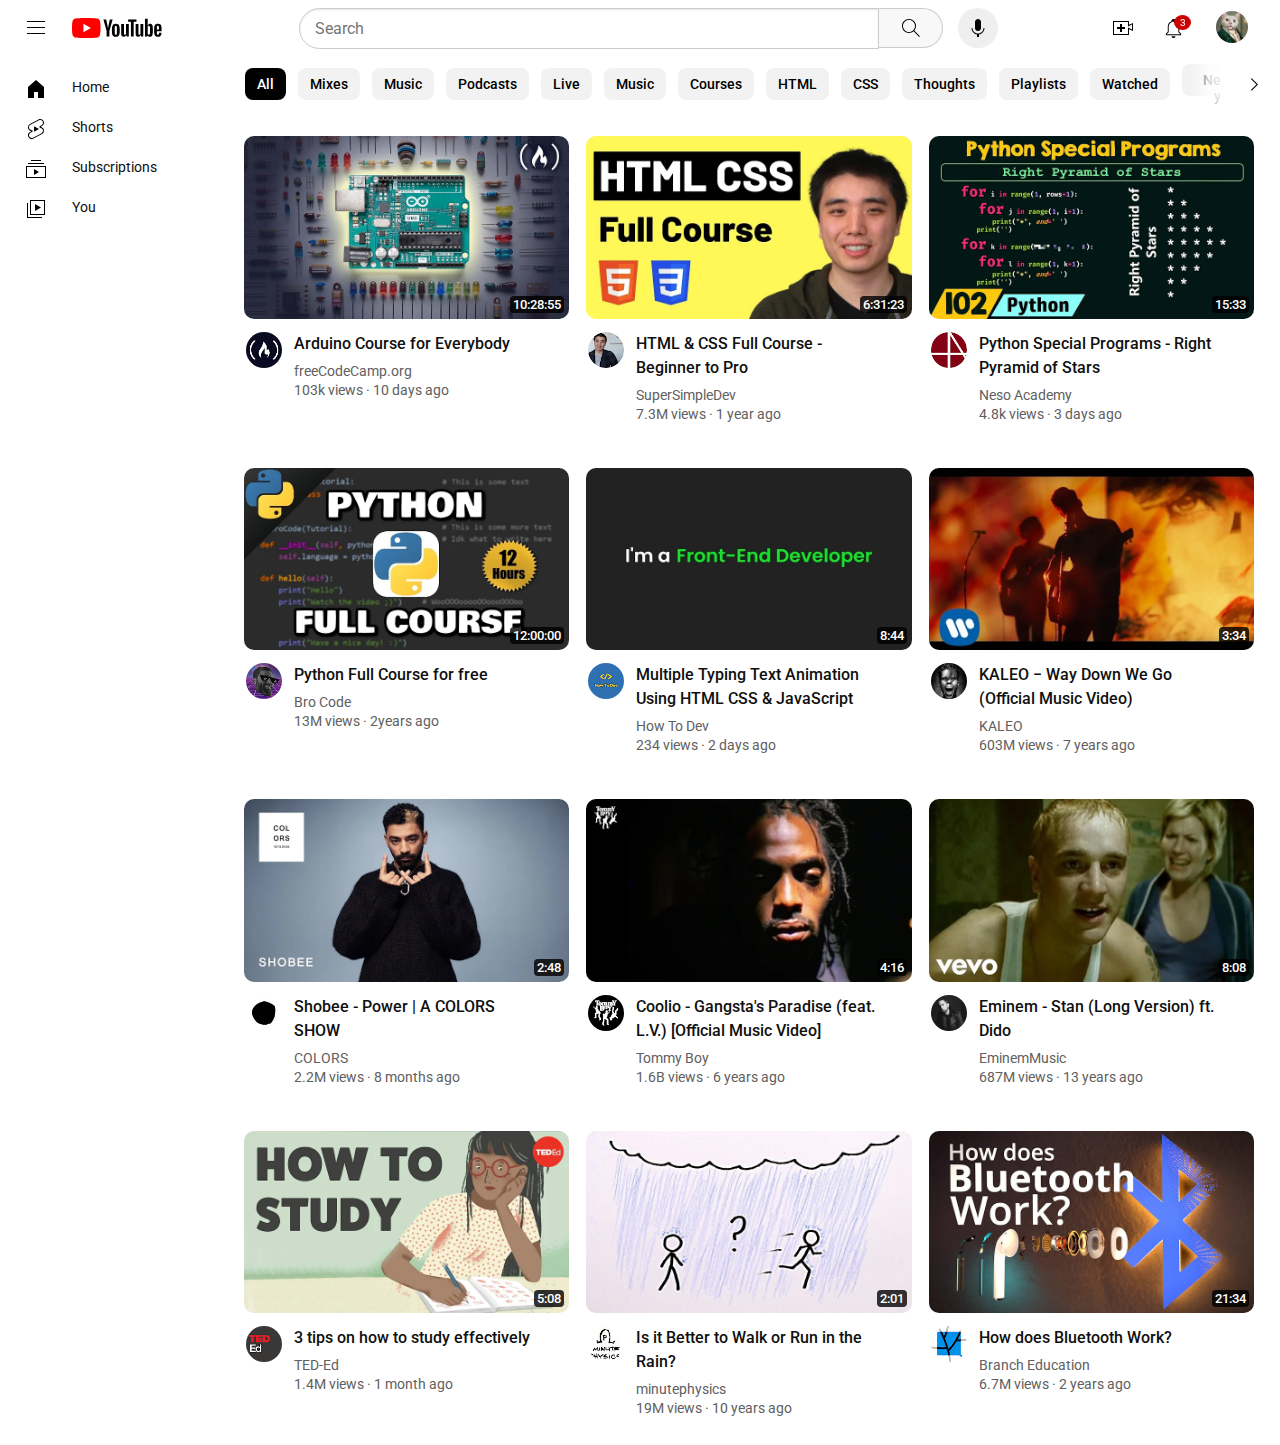
<file: youtube/index.html>
<!DOCTYPE HTML>
<html>
    <head>
        <title>YouTube</title>
        <meta charset="UTF-8">
        <meta name="author" content="Abdelhak Douiba">
        <link rel="preconnect" href="https://fonts.googleapis.com">
        <link rel="preconnect" href="https://fonts.gstatic.com" crossorigin>
        <link href="https://fonts.googleapis.com/css2?family=Roboto:wght@400;500;700&display=swap" rel="stylesheet">
        <link rel="stylesheet" type="text/css" href="content.css">
        <link rel="stylesheet" type="text/css" href="header.css">
        <link rel="stylesheet" type="text/css" href="sidebar.css">
        <link rel="stylesheet" type="text/css" href="general.css">
        <link rel="stylesheet" type="text/css" href="navbar.css">
        <link rel="shortcut icon" href="./icons/favicon.ico" type="image/x-icon">
        <link rel="icon" href="./icons/favicon_144x144.png" sizes="144x144">
        <link rel="icon" href="./icons/favicon_96x96.png" sizes="96x96">
        <link rel="icon" href="./icons/favicon_48x48.png" sizes="48x48">
        <link rel="icon" href="./icons/favicon_32x32.png" sizes="32x32">
    </head>
    <body>
        <header>
            <div class="logo-section">
                <button class="hamburger-menu-button">
                    <img class="hamburger-menu" src="./header/hamburger-menu.svg">
                </button>
                <img class="youtube-logo" src="./header/youtube-logo.svg">
            </div>
            <div class="search-section">
                <div class="search-bar-div">
                    <input class="search-bar" type="text" placeholder="Search">
                </div>
                <div class="search-button-div">
                    <button class="search-button"><img class="search-img" src="./header/search.svg" alt="search"></button>
                    <div class="tooltip">
                        <p>Search</p>
                    </div>
                </div>
                <div class="voice-button-div">
                    <button class="voice-button"><img class="voice-img" src="./header/voice-search-icon.svg" alt="voice"></button>
                    <div class="tooltip">
                        <p>Search with your voice</p>
                    </div>
                </div>
            </div>
            <div class="tools-section">
                <div class="upload-button-div">
                    <button class="upload-button">
                        <img class="upload-img" src="./header/upload.svg" alt="upload">
                    </button>
                    <div class="tooltip">
                        <p>Create</p>
                    </div>
                </div>
                <div class="notifications-button-div">
                    <button class="notifications-button">
                        <div class="notif-number">
                            <p class="notif-number-text">3</p>
                        </div>
                        <img class="notifications-img" src="./header/notifications.svg" alt="notifications">
                    </button>
                    <div class="tooltip">
                        <p>Notifications</p>
                    </div>
                </div>
                <div>
                    <img class="current-user-profile-img" src="./channel-profile/profile.jpg" alt="profile">
                </div>
            </div>
        </header>
        <aside>
            <div class="sidebar-box">
                <div class="img-div-sidebar">
                    <img class="img-sidebar" src="./sidebar/home.svg" alt="home">
                </div>
                <div class="img-description-div-sidebar" title="Home selected-sidebar">
                    <p class="img-description-text-sidebar">Home</p>
                </div>
            </div>
            <div class="sidebar-box">
                <div class="img-div-sidebar">
                    <img class="img-sidebar" src="./sidebar/shorts2.svg" alt="Shorts">
                </div>
                <div class="img-description-div-sidebar" title="Shorts">
                    <p class="img-description-text-sidebar">Shorts</p>
                </div>
            </div>
            <div class="sidebar-box">
                <div class="img-div-sidebar">
                    <img class="img-sidebar" src="./sidebar/subscriptions.svg" alt="subscriptions">
                </div>
                <div class="img-description-div-sidebar" title="Subscriptions">
                    <p class="img-description-text-sidebar">Subscriptions</p>
                </div>
            </div>
            <div class="sidebar-box">
                <div class="img-div-sidebar">
                    <img class="img-sidebar" src="./sidebar/you.svg" alt="library">
                </div>
                <div class="img-description-div-sidebar" title="You">
                    <p class="img-description-text-sidebar">You</p>
                </div>
            </div>
        </aside>
        <nav>
            <div class="nav-button-div" title="All">
                <button class="nav-button-selected">All</button>
            </div>
            <div class="nav-button-div" title="Mixes">
                <button class="nav-button">Mixes</button>
            </div>
            <div class="nav-button-div" title="Music">
                <button class="nav-button">Music</button>
            </div>
            <div class="nav-button-div" title="Podcasts">
                <button class="nav-button">Podcasts</button>
            </div>
            <div class="nav-button-div" title="Live">
                <button class="nav-button">Live</button>
            </div>
            <div class="nav-button-div" title="Music">
                <button class="nav-button">Music</button>
            </div>
            <div class="nav-button-div" title="Courses">
                <button class="nav-button">Courses</button>
            </div>
            <div class="nav-button-div" title="HTML">
                <button class="nav-button">HTML</button>
            </div>
            <div class="nav-button-div" title="CSS">
                <button class="nav-button">CSS</button>
            </div>
            <div class="nav-button-div" title="Thoughts">
                <button class="nav-button">Thoughts</button>
            </div>
            <div class="nav-button-div" title="Playlists">
                <button class="nav-button">Playlists</button>
            </div>
            <div class="nav-button-div" title="Watched">
                <button class="nav-button">Watched</button>
            </div>
            <div class="nav-button-div" title="New to you">
                <button class="nav-button">New to you</button>
            </div>
            <div class="next-item"> 
                <button class="next-button">
                    <img class="next-img" src="./sidebar/next.svg" alt="next">
                </button>
            </div>
        </nav>
        <main>
                <section class="videos-grid">
                    <div class="video-container-1">
                        <div class="thumb-row-1">
                            <a href="https://www.youtube.com/watch?v=DPqiIzK97K0">
                                <div class="video-time">
                                    <p class="video-time-text">10:28:55</p>
                                </div>
                            </a>
                            <a href="https://www.youtube.com/watch?v=DPqiIzK97K0">
                                <img class="thumbnail-img" src="thumb/thumbnail-1.webp">
                            </a>
                        </div>
                        <div class="thumb-row-2-grid">
                            <div class="profile-container">
                                <a href="https://www.youtube.com/@freecodecamp">
                                    <img class="channel-profile" src="channel-profile/channel-1.jpg">
                                </a>
                                <div class="channel-preview">
                                    <div class="channel-preview-1">
                                        <img class="channel-profile-preview" src="channel-profile/channel-1.jpg">
                                    </div>
                                    <div class="channel-preview-2">
                                        <p class="channel-preview-text-1">freeCodeCamp.org</p>
                                        <p class="channel-preview-text-2">8.63M subscribers</p>
                                    </div>
                                </div>
                            </div>
                            <div class="info-container">
                                <a href="https://www.youtube.com/watch?v=DPqiIzK97K0" title="Arduino Course for Everybody">
                                    <p class="video-title">Arduino Course for Everybody</p>
                                </a>
                                <div class="author-div">
                                    <a href="https://www.youtube.com/@freecodecamp" class="author-link">
                                        <p class="video-author">freeCodeCamp.org</p>
                                        <div class="author-preview">
                                            <p class="author-preview-text">freeCodeCamp.org</p>
                                        </div>
                                    </a>
                                </div>
                                <a href="https://www.youtube.com/watch?v=DPqiIzK97K0" title="103k views &#183; 10 days ago">
                                    <p class="video-info">103k views &#183; 10 days ago</p>
                                </a>
                            </div>
                            <div class="points-div">
                                <button class="points-button">
                                    <img src="./other/points.svg" alt="points">
                                </button>
                            </div>
                        </div>
                    </div>
    
                    <div class="video-container-1">
                        <div class="thumb-row-1">
                            <a href="https://www.youtube.com/watch?v=G3e-cpL7ofc">
                                <div class="video-time">
                                    <p class="video-time-text">6:31:23</p>
                                </div>
                            </a>
                            <a href="https://www.youtube.com/watch?v=G3e-cpL7ofc">
                                <img class="thumbnail-img" src="thumb/thumbnail-2.webp">
                            </a>
                        </div>
                        <div class="thumb-row-2-grid">
                            <div class="profile-container">
                                <a href="https://www.youtube.com/@SuperSimpleDev">
                                    <img class="channel-profile" src="channel-profile/channel-2.jpg">
                                </a>
                                <div class="channel-preview">
                                    <div class="channel-preview-1">
                                        <img class="channel-profile-preview" src="channel-profile/channel-2.jpg">
                                    </div>
                                    <div class="channel-preview-2">
                                        <p class="channel-preview-text-1">SuperSimpleDev</p>
                                        <p class="channel-preview-text-2">327K subscribers</p>
                                    </div>
                                </div>
                            </div>
                            <div class="info-container">
                                <a href="https://www.youtube.com/watch?v=G3e-cpL7ofc" title="HTML & CSS Full Course &dash; Beginner to Pro">
                                    <p class="video-title">HTML & CSS Full Course &dash; Beginner to Pro</p>
                                </a>
                                <div class="author-div">
                                    <a href="https://www.youtube.com/@SuperSimpleDev" class="author-link">
                                        <p class="video-author">SuperSimpleDev</p>
                                        <div class="author-preview">
                                            <p class="author-preview-text">SuperSimpleDev</p>
                                        </div>
                                    </a>
                                </div>
                                <a href="https://www.youtube.com/watch?v=G3e-cpL7ofc" title="7.3M views &#183; 1 year ago">
                                    <p class="video-info">7.3M views &#183; 1 year ago</p>
                                </a>
                            </div>
                            <div class="points-div">
                                <button class="points-button">
                                    <img src="./other/points.svg" alt="points">
                                </button>
                            </div>
                        </div>
                    </div>
    
                    <div class="video-container-1">
                        <div class="thumb-row-1">
                            <a href="https://www.youtube.com/watch?v=zCxtfU4Lu6w">
                                <div class="video-time">
                                    <p class="video-time-text">15:33</p>
                                </div>
                            </a>
                            <a href="https://www.youtube.com/watch?v=zCxtfU4Lu6w">
                                <img class="thumbnail-img" src="thumb/thumbnail-3.webp">
                            </a>
                        </div>
                        <div class="thumb-row-2-grid">
                            <div class="profile-container">
                                <a href="https://www.youtube.com/@nesoacademy">
                                    <img class="channel-profile" src="channel-profile/channel-3.jpg">
                                </a>
                                <div class="channel-preview">
                                    <div class="channel-preview-1">
                                        <img class="channel-profile-preview" src="channel-profile/channel-3.jpg">
                                    </div>
                                    <div class="channel-preview-2">
                                        <p class="channel-preview-text-1">Neso Academy</p>
                                        <p class="channel-preview-text-2">2.33M subscribers</p>
                                    </div>
                                </div>
                            </div>
                            <div class="info-container">
                                <a href="https://www.youtube.com/watch?v=zCxtfU4Lu6w" title="Python Special Programs &dash; Right Pyramid of Stars">
                                    <p class="video-title">Python Special Programs &dash; Right Pyramid of Stars</p>
                                </a>
                                <div class="author-div">
                                    <a href="https://www.youtube.com/@nesoacademy" class="author-link">
                                        <p class="video-author">Neso Academy</p>
                                        <div class="author-preview">
                                            <p class="author-preview-text">Neso Academy</p>
                                        </div>
                                    </a>
                                </div>
                                <a href="https://www.youtube.com/watch?v=zCxtfU4Lu6w" title="4.8k views &#183; 3 days ago">
                                    <p class="video-info">4.8k views &#183; 3 days ago</p>
                                </a>
                            </div>
                            <div class="points-div">
                                <button class="points-button">
                                    <img src="./other/points.svg" alt="points">
                                </button>
                            </div>
                        </div>
                    </div>
    
                    <div class="video-container-1">
                        <div class="thumb-row-1">
                            <a href="https://www.youtube.com/watch?v=XKHEtdqhLK8">
                                <div class="video-time">
                                    <p class="video-time-text">12:00:00</p>
                                </div>
                            </a>
                            <a href="https://www.youtube.com/watch?v=XKHEtdqhLK8">
                                <img class="thumbnail-img" src="thumb/thumbnail-4.webp">
                            </a>
                        </div>
                        <div class="thumb-row-2-grid">
                            <div class="profile-container">
                                <a href="https://www.youtube.com/@BroCodez">
                                    <img class="channel-profile" src="channel-profile/channel-4.jpg">
                                </a>
                                <div class="channel-preview">
                                    <div class="channel-preview-1">
                                        <img class="channel-profile-preview" src="channel-profile/channel-4.jpg">
                                    </div>
                                    <div class="channel-preview-2">
                                        <p class="channel-preview-text-1">Bro Code</p>
                                        <p class="channel-preview-text-2">1.38M subscribers</p>
                                    </div>
                                </div>
                            </div>
                            <div class="info-container">
                                <a href="https://www.youtube.com/watch?v=XKHEtdqhLK8" title="Python Full Course for free">
                                    <p class="video-title">Python Full Course for free</p>
                                </a>
                                <div class="author-div">
                                    <a href="https://www.youtube.com/@howtodevv" class="author-link">
                                        <p class="video-author">Bro Code</p>
                                        <div class="author-preview">
                                            <p class="author-preview-text">Bro Code</p>
                                        </div>
                                    </a>
                                </div>
                                <a href="https://www.youtube.com/watch?v=XKHEtdqhLK8" title="13M views &#183; 2years ago">
                                    <p class="video-info">13M views &#183; 2years ago</p>
                                </a>
                            </div>
                            <div class="points-div">
                                <button class="points-button">
                                    <img src="./other/points.svg" alt="points">
                                </button>
                            </div>
                        </div>
                    </div>
    
                    <div class="video-container-1">
                        <div class="thumb-row-1">
                            <a href="https://www.youtube.com/watch?v=QWZPaMZXZCE">
                                <div class="video-time">
                                    <p class="video-time-text">8:44</p>
                                </div>
                            </a>
                            <a href="https://www.youtube.com/watch?v=QWZPaMZXZCE">
                                <img class="thumbnail-img" src="thumb/thumbnail-5.webp">
                            </a>
                        </div>
                        <div class="thumb-row-2-grid">
                            <div class="profile-container">
                                <a href="https://www.youtube.com/@howtodevv">
                                    <img class="channel-profile" src="channel-profile/channel-5.jpg">
                                </a>
                                <div class="channel-preview">
                                    <div class="channel-preview-1">
                                        <img class="channel-profile-preview" src="channel-profile/channel-5.jpg">
                                    </div>
                                    <div class="channel-preview-2">
                                        <p class="channel-preview-text-1">How To Dev</p>
                                        <p class="channel-preview-text-2">1.36K subscribers</p>
                                    </div>
                                </div>
                            </div>
                            <div class="info-container">
                                <a href="https://www.youtube.com/watch?v=QWZPaMZXZCE" title="Multiple Typing Text Animation Using HTML CSS &amp; JavaScript">
                                    <p class="video-title">Multiple Typing Text Animation Using HTML CSS &amp; JavaScript</p>
                                </a>
                                <div class="author-div">
                                    <a href="https://www.youtube.com/@howtodevv" class="author-link">
                                        <p class="video-author">How To Dev</p>
                                        <div class="author-preview">
                                            <p class="author-preview-text">How To Dev</p>
                                        </div>
                                    </a>
                                </div>
                                <a href="https://www.youtube.com/watch?v=QWZPaMZXZCE" title="234 views &#183; 2 days ago">
                                    <p class="video-info">234 views &#183; 2 days ago</p>
                                </a>
                            </div>
                            <div class="points-div">
                                <button class="points-button">
                                    <img src="./other/points.svg" alt="points">
                                </button>
                            </div>
                        </div>
                    </div>
    
                    <div class="video-container-1">
                        <div class="thumb-row-1">
                            <a href="https://www.youtube.com/watch?v=0-7IHOXkiV8">
                                <div class="video-time">
                                    <p class="video-time-text">3:34</p>
                                </div>
                            </a>
                            <a href="https://www.youtube.com/watch?v=0-7IHOXkiV8">
                                <img class="thumbnail-img" src="thumb/thumbnail-6.webp">
                            </a>
                        </div>
                        <div class="thumb-row-2-grid">
                            <div class="profile-container">
                                <a href="https://www.youtube.com/@Kaleoofficial">
                                    <img class="channel-profile" src="channel-profile/channel-6.jpg">
                                </a>
                                <div class="channel-preview">
                                    <div class="channel-preview-1">
                                        <img class="channel-profile-preview" src="channel-profile/channel-6.jpg">
                                    </div>
                                    <div class="channel-preview-2">
                                        <p class="channel-preview-text-1">KALEO</p>
                                        <p class="channel-preview-text-2">1.87M subscribers</p>
                                    </div>
                                </div>
                            </div>
                            <div class="info-container">
                                <a href="https://www.youtube.com/watch?v=0-7IHOXkiV8" title="KALEO &minus; Way Down We Go &lpar;Official Music Video&rpar;">
                                    <p class="video-title">KALEO &minus; Way Down We Go &lpar;Official Music Video&rpar;</p>
                                </a>
                                <div class="author-div">
                                    <a href="https://www.youtube.com/@Kaleoofficial" class="author-link">
                                        <p class="video-author">KALEO</p>
                                        <div class="author-preview">
                                            <p class="author-preview-text">KALEO</p>
                                        </div>
                                    </a>
                                </div>
                                <a href="https://www.youtube.com/watch?v=0-7IHOXkiV8" title="603M views &#183; 7 years ago">
                                    <p class="video-info">603M views &#183; 7 years ago</p>
                                </a>
                            </div>
                            <div class="points-div">
                                <button class="points-button">
                                    <img src="./other/points.svg" alt="points">
                                </button>
                            </div>
                        </div>
                    </div>
    
                    <div class="video-container-1">
                        <div class="thumb-row-1">
                            <a href="https://www.youtube.com/watch?v=-vpOkAkp5Fw">
                                <div class="video-time">
                                    <p class="video-time-text">2:48</p>
                                </div>
                            </a>
                            <a href="https://www.youtube.com/watch?v=-vpOkAkp5Fw">
                                <img class="thumbnail-img" src="thumb/thumbnail-7.webp">
                            </a>
                        </div>
                        <div class="thumb-row-2-grid">
                            <div class="profile-container">
                                <a href="https://www.youtube.com/@COLORSxSTUDIOS">
                                    <img class="channel-profile" src="channel-profile/channel-7.jpg">
                                </a>
                                <div class="channel-preview">
                                    <div class="channel-preview-1">
                                        <img class="channel-profile-preview" src="channel-profile/channel-7.jpg">
                                    </div>
                                    <div class="channel-preview-2">
                                        <p class="channel-preview-text-1">COLORS</p>
                                        <p class="channel-preview-text-2">7M subscribers</p>
                                    </div>
                                </div>
                            </div>
                            <div class="info-container">
                                <a href="https://www.youtube.com/watch?v=-vpOkAkp5Fw" title="Shobee - Power | A COLORS SHOW">
                                    <p class="video-title">Shobee - Power | A COLORS SHOW</p>
                                </a>
                                <div class="author-div">
                                    <a href="https://www.youtube.com/@COLORSxSTUDIOS" class="author-link">
                                        <p class="video-author">COLORS</p>
                                        <div class="author-preview">
                                            <p class="author-preview-text">COLORS</p>
                                        </div>
                                    </a>
                                </div>
                                <a href="https://www.youtube.com/watch?v=-vpOkAkp5Fw" title="2.2M views &#183; 8 months ago">
                                    <p class="video-info">2.2M views &#183; 8 months ago</p>
                                </a>
                            </div>
                            <div class="points-div">
                                <button class="points-button">
                                    <img src="./other/points.svg" alt="points">
                                </button>
                            </div>
                        </div>
                    </div>
    
                    <div class="video-container-1">
                        <div class="thumb-row-1">
                            <a href="https://www.youtube.com/watch?v=fPO76Jlnz6c">
                                <div class="video-time">
                                    <p class="video-time-text">4:16</p>
                                </div>
                            </a>
                            <a href="https://www.youtube.com/watch?v=fPO76Jlnz6c">
                                <img class="thumbnail-img" src="thumb/thumbnail-8.webp">
                            </a>
                        </div>
                        <div class="thumb-row-2-grid">
                            <div class="profile-container">
                                <a href="https://www.youtube.com/@TommyBoyRecords">
                                    <img class="channel-profile" src="channel-profile/channel-8.jpg">
                                </a>
                                <div class="channel-preview">
                                    <div class="channel-preview-1">
                                        <img class="channel-profile-preview" src="channel-profile/channel-8.jpg">
                                    </div>
                                    <div class="channel-preview-2">
                                        <p class="channel-preview-text-1">Tommy Boy</p>
                                        <p class="channel-preview-text-2">2.71M subscribers</p>
                                    </div>
                                </div>
                            </div>
                            <div class="info-container">
                                <a href="https://www.youtube.com/watch?v=fPO76Jlnz6c" title="Coolio - Gangsta&apos;s Paradise &lpar;feat. L.V.&rpar; &lsqb;Official Music Video&rsqb;">
                                    <p class="video-title">Coolio - Gangsta&apos;s Paradise &lpar;feat. L.V.&rpar; &lsqb;Official Music Video&rsqb;</p>
                                </a>
                                <div class="author-div">
                                    <a href="https://www.youtube.com/@TommyBoyRecords" class="author-link">
                                        <p class="video-author">Tommy Boy</p>
                                        <div class="author-preview">
                                            <p class="author-preview-text">Tommy Boy</p>
                                        </div>
                                    </a>
                                </div>
                                <a href="https://www.youtube.com/watch?v=fPO76Jlnz6c" title="1.6B views &#183; 6 years ago">
                                    <p class="video-info">1.6B views &#183; 6 years ago</p>
                                </a>
                            </div>
                            <div class="points-div">
                                <button class="points-button">
                                    <img src="./other/points.svg" alt="points">
                                </button>
                            </div>
                        </div>
                    </div>
    
                    <div class="video-container-1">
                        <div class="thumb-row-1">
                            <a href="https://www.youtube.com/watch?v=gOMhN-hfMtY">
                                <div class="video-time">
                                    <p class="video-time-text">8:08</p>
                                </div>
                            </a>
                            <a href="https://www.youtube.com/watch?v=gOMhN-hfMtY">
                                <img class="thumbnail-img" src="thumb/thumbnail-9.webp">
                            </a>
                        </div>
                        <div class="thumb-row-2-grid">
                            <div class="profile-container">
                                <a href="https://www.youtube.com/@EminemVEVO">
                                    <img class="channel-profile" src="channel-profile/channel-9.jpg">
                                </a>
                                <div class="channel-preview">
                                    <div class="channel-preview-1">
                                        <img class="channel-profile-preview" src="channel-profile/channel-9.jpg">
                                    </div>
                                    <div class="channel-preview-2">
                                        <p class="channel-preview-text-1">EminemMusic</p>
                                        <p class="channel-preview-text-2">57.9M subscribers</p>
                                    </div>
                                </div>
                            </div>
                            <div class="info-container">
                                <a href="https://www.youtube.com/watch?v=gOMhN-hfMtY" title="Eminem - Stan &lpar;Long Version&rpar; ft. Dido">
                                    <p class="video-title">Eminem - Stan &lpar;Long Version&rpar; ft. Dido</p>
                                </a>
                                <div class="author-div">
                                    <a href="https://www.youtube.com/@EminemVEVO" class="author-link">
                                        <p class="video-author">EminemMusic</p>
                                        <div class="author-preview">
                                            <p class="author-preview-text">EminemMusic</p>
                                        </div>
                                    </a>
                                </div>
                                <a href="https://www.youtube.com/watch?v=gOMhN-hfMtY" title="687M views &#183; 13 years ago">
                                    <p class="video-info">687M views &#183; 13 years ago</p>
                                </a>
                            </div>
                            <div class="points-div">
                                <button class="points-button">
                                    <img src="./other/points.svg" alt="points">
                                </button>
                            </div>
                        </div>
                    </div>
    
                    <div class="video-container-1">
                        <div class="thumb-row-1">
                            <a href="https://www.youtube.com/watch?v=TjPFZaMe2yw">
                                <div class="video-time">
                                    <p class="video-time-text">5:08</p>
                                </div>
                            </a>
                            <a href="https://www.youtube.com/watch?v=TjPFZaMe2yw">
                                <img class="thumbnail-img" src="thumb/thumbnail-10.webp">
                            </a>
                        </div>
                        <div class="thumb-row-2-grid">
                            <div class="profile-container">
                                <a href="https://www.youtube.com/@TEDEd">
                                    <img class="channel-profile" src="channel-profile/channel-10.jpg">
                                </a>
                                <div class="channel-preview">
                                    <div class="channel-preview-1">
                                        <img class="channel-profile-preview" src="channel-profile/channel-10.jpg">
                                    </div>
                                    <div class="channel-preview-2">
                                        <p class="channel-preview-text-1">TED-Ed</p>
                                        <p class="channel-preview-text-2">19.2M subscribers</p>
                                    </div>
                                </div>
                            </div>
                            <div class="info-container">
                                <a href="https://www.youtube.com/watch?v=TjPFZaMe2yw" title="3 tips on how to study effectively<">
                                    <p class="video-title">3 tips on how to study effectively</p>
                                </a>
                                <div class="author-div">
                                    <a href="https://www.youtube.com/@TEDEd" class="author-link">
                                        <p class="video-author">TED-Ed</p>
                                        <div class="author-preview">
                                            <p class="author-preview-text">TED-Ed</p>
                                        </div>
                                    </a>
                                </div>
                                <a href="https://www.youtube.com/watch?v=TjPFZaMe2yw" title="1.4M views &#183; 1 month ago">
                                    <p class="video-info">1.4M views &#183; 1 month ago</p>
                                </a>
                            </div>
                            <div class="points-div">
                                <button class="points-button">
                                    <img src="./other/points.svg" alt="points">
                                </button>
                            </div>
                        </div>
                    </div>
    
                    <div class="video-container-1">
                        <div class="thumb-row-1">
                            <a href="https://www.youtube.com/watch?v=3MqYE2UuN24">
                                <div class="video-time">
                                    <p class="video-time-text">2:01</p>
                                </div>
                            </a>
                            <a href="https://www.youtube.com/watch?v=3MqYE2UuN24">
                                <img class="thumbnail-img" src="thumb/thumbnail-11.webp">
                            </a>
                        </div>
                        <div class="thumb-row-2-grid">
                            <div class="profile-container">
                                <a href="https://www.youtube.com/@MinutePhysics">
                                    <img class="channel-profile" src="channel-profile/channel-11.jpg">
                                </a>
                                <div class="channel-preview">
                                    <div class="channel-preview-1">
                                        <img class="channel-profile-preview" src="channel-profile/channel-11.jpg">
                                    </div>
                                    <div class="channel-preview-2">
                                        <p class="channel-preview-text-1">minutephysics</p>
                                        <p class="channel-preview-text-2">5.7M subscribers</p>
                                    </div>
                                </div>
                            </div>
                            <div class="info-container">
                                <a href="https://www.youtube.com/watch?v=3MqYE2UuN24" title="Is it Better to Walk or Run in the Rain&quest;">
                                    <p class="video-title">Is it Better to Walk or Run in the Rain&quest;</p>
                                </a>
                                <div class="author-div">
                                    <a href="https://www.youtube.com/@MinutePhysics" class="author-link">
                                        <p class="video-author">minutephysics</p>
                                        <div class="author-preview">
                                            <p class="author-preview-text">minutephysics</p>
                                        </div>
                                    </a>
                                </div>
                                <a href="https://www.youtube.com/watch?v=3MqYE2UuN24" title="19M views &#183; 10 years ago">
                                    <p class="video-info">19M views &#183; 10 years ago</p>
                                </a>
                            </div>
                            <div class="points-div">
                                <button class="points-button">
                                    <img src="./other/points.svg" alt="points">
                                </button>
                            </div>
                        </div>
                    </div>
    
                    <div class="video-container-1">
                        <div class="thumb-row-1">
                            <a href="https://www.youtube.com/watch?v=1I1vxu5qIUM">
                                <div class="video-time">
                                    <p class="video-time-text">21:34</p>
                                </div>
                            </a>
                            <a href="https://www.youtube.com/watch?v=1I1vxu5qIUM">
                                <img class="thumbnail-img" src="thumb/thumbnail-12.webp">
                            </a>
                        </div>
                        <div class="thumb-row-2-grid">
                            <div class="profile-container">
                                <a href="https://www.youtube.com/@BranchEducation">
                                    <img class="channel-profile" src="channel-profile/channel-12.jpg">
                                </a>
                                <div class="channel-preview">
                                    <div class="channel-preview-1">
                                        <img class="channel-profile-preview" src="channel-profile/channel-1.jpg">
                                    </div>
                                    <div class="channel-preview-2">
                                        <p class="channel-preview-text-1">Branch Education</p>
                                        <p class="channel-preview-text-2">1.39M subscribers</p>
                                    </div>
                                </div>
                            </div>
                            <div class="info-container">
                                <a href="https://www.youtube.com/watch?v=1I1vxu5qIUM" title="How does Bluetooth Work?">
                                    <p class="video-title">How does Bluetooth Work?</p>
                                </a>
                                <div class="author-div">
                                    <a href="https://www.youtube.com/@BranchEducation" class="author-link">
                                        <p class="video-author">Branch Education</p>
                                        <div class="author-preview">
                                            <p class="author-preview-text">Branch Education</p>
                                        </div>
                                    </a>
                                </div>
                                <a href="https://www.youtube.com/watch?v=1I1vxu5qIUM" title="6.7M views &#183; 2 years ago">
                                    <p class="video-info">6.7M views &#183; 2 years ago</p>
                                </a>
                            </div>
                            <div class="points-div">
                                <button class="points-button">
                                    <img src="./other/points.svg" alt="points">
                                </button>
                            </div>
                        </div>
                    </div>
                </section>
        </main>
    </body>
</html>
</file>
<file: youtube/content.css>
section{
    position: relative;
}
.videos-grid{
    display: grid;
    grid-template-columns: 1fr 1fr 1fr;
    column-gap: 9px;
    row-gap: 37px;
}


@media (max-width: 700px){
    .videos-grid{
        grid-template-columns: 1fr;
    }
} 

@media ((max-width: 1096px) and (min-width: 700px)){
    .videos-grid{
        grid-template-columns: 1fr 1fr;
    }
}

@media ((min-width: 1600px) and (max-width: 1900px)){
    .videos-grid{
        grid-template-columns: 1fr 1fr 1fr 1fr;
    }
}

@media ((min-width: 1900px) and (max-width: 2254px)){
    .videos-grid{
        grid-template-columns: 1fr 1fr 1fr 1fr 1fr;
    }
}

@media ((min-width: 2245px)){
    .videos-grid{
        grid-template-columns: 1fr 1fr 1fr 1fr 1fr 1fr;
    }
}

.thumb-row-1{
    position: relative;
}

.thumbnail-img{
    width: 100%;
    border-radius: 10px;
    cursor: pointer;
    object-fit: cover;
    object-position: center;
    transition: border-radius 400ms;
}
.video-time{
    position: absolute;
    bottom: 9px;
    right: 5px;
    transition: opacity 150ms;
    z-index: 4;
}
.video-time-text{
    background-color: rgba(0, 0, 0, 0.8);
    text-align: center;
    font-size: 13px;
    color: white;
    padding: 1px 3px;
    margin: 0;
    font-weight: 500;
    border-radius: 4px;
}
.thumb-row-2-grid{
    margin-top: 10px;
    display: grid;
    grid-template-columns: 50px 1fr 25px;
}
.profile-container{
    width: 40px;
    display: flex;
    justify-content: center;
    position: relative;
    height: 80px;
}
.channel-profile{
    width: 36px;
    height: 36px;
    border-radius: 100%;
    object-fit: cover;
    object-position: center;
}


.video-title{
    margin-top: 0px;
    font-weight: 500;
    font-size: 16px;
    margin-bottom: 0px;
    line-height: 19px;
}

.points-div{    
    visibility: hidden;
    transition: background-color 150ms;
}
.points-button{
    background-color: white;
    border: none;
    width: 25px;
    display: flex;
    align-items: center;
    justify-content: center;
    cursor: pointer;
    transition: background-color 150ms;
}
.thumb-row-2-grid:hover .points-div{
    visibility: visible;
}

.video-author{
    font-size: 14px;
    color: rgb(96, 96, 96);
    margin-bottom: 0px;
    margin-top: 7px;
}
.video-info{
    color: rgb(96, 96, 96);
    font-size: 14px;
    margin-top: 3px;
    margin-bottom: 1px;
}

.video-container-1{
    border: 4px white solid;
}
.video-container-1{
    cursor: pointer;
    transition: border 150ms, border-radius 150ms, background-color 150ms;
}
.video-container-1:active{
    border: 4px rgba(0, 0, 0, 0.008) solid;
    border-radius: 5px;
    background-color: rgba(0, 0, 0, 0.2);
}
.video-container-1:hover .video-time{
    opacity: 0;
}

.video-container-1:hover .thumbnail-img{
    border-radius: 0;
}

.video-container-1:active .points-div{
    background-color: rgb(0, 0, 0, 0.008);   
}

.video-container-1:active .points-button{
    background-color: rgb(205, 205, 205); 
}

.channel-preview{
    position: absolute;
    display: flex;
    flex-direction: row;
    align-items: center;
    background-color: white;
    border-radius: 10px;
    box-shadow: 2px 0px 5px 1.5px rgba(0, 0, 0, 0.2);
    height: 80px;
    width: 250px;
    bottom: -39px;
    left: 0px;
    pointer-events: none;
    white-space: nowrap;
    transition: opacity 200ms;
    opacity: 0; 
    z-index: 10;
}

.channel-profile-preview{
    width: 60px;
    height: 60px;
    border-radius: 100%;
    pointer-events: none;
}

.channel-preview-2{
    flex: 1;
    display: flex;
    flex-direction: column;
    margin-left: 10px
}

.channel-preview-text-1{
    font-weight: bold;
    margin: 0;
    font-size: 19px;
}

.channel-preview-text-2{
    color: rgb(96, 96, 96);
    margin: 0;
    margin-top: 4px;
}

.profile-container:hover .channel-preview{
    opacity: 1;
}

.author-div{
    display: flex;
    align-items: center;
    position: relative;
}

.author-preview{
    position: absolute;
    display: flex;
    align-items: center;
    justify-content: center;
    pointer-events: none;
    white-space: nowrap;
    top: -50px;
    opacity: 0;
    transition: opacity 150ms;
}

.author-preview-text{
    margin: 0;
    background-color: rgba(0, 0, 0, 0.5);
    color: white;
    padding: 10px 6px;
    font-size: 11px;
    border-radius: 7px;
    white-space: nowrap;
}

.author-link:hover .author-preview{
    opacity: 1;
}

@media (min-width: 1000px){
    *{
        font-size: 14px;
    }
    .video-title{
        font-size: 16px;
        line-height: 24px;
    }
}
</file>
<file: youtube/header.css>
header{
    display: flex;
    flex-direction: row;
    justify-content: space-between;
    align-items: center;
    height: 56px;
    background-color: white;
    position: fixed;
    top: 0;
    left: 0;
    right: 0;
    z-index: 100;
}

.logo-section{
    display: flex;
    align-items: center;
}
.hamburger-menu-button{
    width: 37px;
    height: 37px;
    margin-left: 17px;
    margin-right: 18px;
    background-color: white;
    display: flex;
    align-items: center;
    justify-content: center;
    border-radius: 100%;
    border: none;
}
.hamburger-menu{
    height: 24px;
}

.youtube-logo{
    height: 20px;
}

.search-section{
    flex: 1;
    max-width: 700px;   
    display: flex;
    align-items: center;
    margin-left: 98px;
    margin-right: 65px;
}

.search-bar-div{
    flex: 1;
    width: 0
}
.search-bar{
    height: 37px;
    border: 1px rgb(204, 204, 204) solid;
    width: 100%;    
    padding-left: 15px;
    font-size: 16px;
    border-radius: 40px 0px 0px 40px;
    box-shadow: inset 0px 1px 2px rgba(0, 0, 0, 0.1);
}
.search-bar::placeholder{
    font-size: 16px;
}

.search-button{
    height: 40px;
    width: 64px;
    background-color: rgb(248, 248, 248);
    display: flex;
    align-items: center;
    justify-content: center;
    border: 1px rgb(204, 204, 204) solid;
    border-radius: 0px 40px 40px 0px;
    border-left: none;
}
.search-img{
    height: 24px;
    width: 40px;
}

.voice-button-div{
    margin-left: 15px;
    margin-right: 1px;
}
.voice-button{
    height: 40px;
    width: 40px;
    border-radius: 40px;
    border: none;
    display: flex;
    align-items: center;
    justify-content: center;
    background-color: rgb(240, 239, 239);
}
.voice-img{
    width: 24px;
    height: 40px;
}

.tools-section{
    display: flex;
    width: 177px;
    align-items: center;
    margin-right: 0px;
    flex-shrink: 0;
}

.upload-button-div{
    margin-right: 10px;
}
.upload-button{
    height: 40px;
    width: 40px;
    background-color: white;
    display: flex;
    justify-content: center;
    align-items: center;
    border: none;
    border-radius: 100%;
}

.upload-img{
    height: 24px;
    width: 24px;
    border-radius: 100%;
}

.notifications-button-div{
    margin-right: 23px;
}
.notifications-button{
    height: 40px;
    width: 40px;
    background-color: white;
    display: flex;
    justify-content: center;
    align-items: center;
    border: none;
    position: relative;
    border-radius: 100%;
    margin: 0
}

.notifications-img{
    height: 23px;
    width: 23px;
    border-radius: 100%;
}

.notif-number{
    position: absolute;
    top: -3px;
    right: 2px;
}

.notif-number-text{
    color: white;
    background-color: rgb(204, 0, 0);
    font-size: 10px;
    border-radius: 100%;
    padding: 2px 5.5px;
}

.current-user-profile-img{
    height: 32px;
    width: 32px;
    border-radius: 20px;
    object-fit: cover;
    object-position: center;
}

.voice-button, .notifications-button, .upload-button
, .voice-button,.hamburger-menu-button, .search-button
{
    cursor: pointer;
    transition: background-color 150ms;
}

.voice-button:hover, .notifications-button:hover, .upload-button:hover,
.voice-button:hover,.hamburger-menu-button:hover{
    background-color: rgba(0, 0, 0, 0.1);
}
.search-button:hover{
    background-color: rgba(0, 0, 0, 0.07);
}

.search-button-div, .notifications-button-div, .upload-button-div,
.voice-button-div, .search-bar-div{
    display: flex;
    justify-content: center;
    position: relative;
}

.tooltip{
    position: absolute;
    bottom: -55px;
    pointer-events: none;
    opacity: 0;
    transition: 150ms;
}

.tooltip p{
    margin: 0;
    background-color: rgba(0, 0, 0, 0.6);
    color: white;
    padding: 10px 8px;
    font-size: 12px;
    border-radius: 7px;
    white-space: nowrap;
}

.search-button-div:hover .tooltip, .notifications-button-div:hover .tooltip,
.upload-button-div:hover .tooltip, .voice-button-div:hover .tooltip{
    opacity: 1;
}


@media ((max-width: 644px) and (min-width: 428.01px)){
    .search-section{
        margin-left: 20px;
        margin-right: 0px;
    }
    .search-bar{
        display: none;
    }
    .search-button{
        height: 40px;
        width: 40px;
        background-color: white;
        border: none;
        border-radius: 100%;
    }
    .voice-button{
        border: none;
        display: flex;
        background-color: white;
    }
}

@media (max-width: 428px){
    .search-section{
        margin-left: 3px;
        margin-right: 0px;
    }
    .search-button{
        height: 40px;
        width: 40px;
        background-color: white;
        border: none;
        border-radius: 100%;
    }
    .voice-button{
        border: none;
        display: flex;
        background-color: white;
    }
    .voice-button, .notifications-button, .search-bar{
        display: none;
    }
    .upload-button-div{
        margin-right: 0;
    }
}
</file>
<file: youtube/sidebar.css>
@media (max-width: 1200px){
    aside{
        background-color: white;
        position: fixed;
        left: 0px;
        bottom: 0px;
        top: 56px;
        width: 72px;
        display: flex;
        flex-direction: column;
        align-items: center;
        padding-top: 5px;
        z-index: 60;
    }
    
    .sidebar-box{
        background-color: white;
        display: flex;
        flex-direction: column;
        align-items: center;
        justify-content: center;
        width: 64px;
        height: 73px;
        border-radius: 13px;
        margin-bottom: 1px;
        cursor: pointer;
        transition: background-color 150ms;
    }
    .sidebar-box:hover{
        background-color: rgba(0, 0, 0, 0.05);
    }
    
    .img-div-sidebar{
        width: 100%;
        display: flex;
        align-items: center;
        justify-content: center;
        margin-bottom: 7px;    
    }
    .img-sidebar{
        height: 24px;
    }
    
    .img-description-text-sidebar{
        font-size: 10px;
        margin: 0;
    }
}

@media (min-width: 1200.1px){
    aside{
        background-color: white;
        position: fixed;
        left: 0px;
        bottom: 0px;
        top: 56px;
        width: 240px;
        display: flex;
        flex-direction: column;
        align-items: center;
        padding-top: 13px;
        z-index: 60
    }
    
    .sidebar-box{
        background-color: white;
        display: flex;
        flex-direction: row;
        align-items: center;
        justify-content: start;
        width: 220px;
        height: 39px;
        border-radius: 13px;
        margin-bottom: 1px;
        cursor: pointer;
        transition: background-color 150ms;
    }
    .sidebar-box:hover{
        background-color: rgba(0, 0, 0, 0.05);
    }
    
    .img-div-sidebar{
        display: flex;
        align-items: center;
        margin-left: 14px;
        margin-right: 24px;
    }
    .img-sidebar{
        width: 24px;
        height: 24px;
    }
    
    .img-description-text-sidebar{
        font-size: 14px;
        margin: 0;
        padding-bottom: 3px;
    }
    .selected-sidebar{
        font-weight: 500;
    }
}
</file>
<file: youtube/general.css>
*{
    font-family: Roboto, Arial, sans-serif;
    color: rgb(15, 15, 15);
}

@media (max-width: 1200px){   
    body{
        margin: 0;
        padding: 0;
        padding-top: 132px;
        padding-left: 92px;
        padding-right: 22px;
    }
}

@media (min-width: 1200.1px){
    body{
        margin: 0;
        padding: 0;
        padding-top: 132px;
        padding-left: 240px;
        padding-right: 22px;
    }
}

a{
    text-decoration: none;
}
</file>
<file: youtube/navbar.css>
@media (max-width: 1200px){
    nav{
    display: flex;
    background-color: white;
    flex-direction: row;
    align-items: center;
    padding-left: 23px;
    position: fixed;
    top: 56px;
    left: 72px;
    right: 0;
    height: 56px;
    z-index: 10;
    }
}
@media (min-width: 1200.1px){
    nav{
        display: flex;
        background-color: white;
        flex-direction: row;
        align-items: center;
        padding-left: 23px;
        position: fixed;
        top: 56px;
        left: 222px;
        right: 0;
        height: 56px;
        z-index: 10;
    }
}

.nav-button-div{
    margin-right: 12px;
}
.nav-button-selected{
    background-color: black;
    color: white;
    border: none;
    padding: 7.7px 12px;
    font-weight: 500;
    font-size: 14px;
    border-radius: 8px;
    cursor: pointer;
}
.nav-button{
    background-color: rgba(0, 0, 0, 0.05);
    color: black;
    border: none;
    padding: 7.7px 12px;
    font-weight: 500;
    font-size: 14px;
    border-radius: 8px;
    cursor: pointer;
    transition: background-color 150ms;
    height: 32px;
}

.next-item{
    display: flex;
    flex-direction: row;
    align-items: center;    
    justify-content: end;
    height: 100%;
    width: 50px;
    position: absolute;
    right: 0px;
    bottom: 0px;
    padding-right: 10px;
    background-color: white;
    box-shadow: -20px 0px 14px  rgba(255, 255, 255, 0.9);
}
.next-button{
    display: flex;
    align-items: center;
    justify-content: center;
    border: 0;
    width: 35px;
    height: 36px;
    border-radius: 100%;
    background-color: white;
    cursor: pointer;
    transition: background-color 150ms;
    padding-left: 10px;
}
.next-img{
    height: 13px;
    width: 13px;
}

.next-button:hover, .nav-button:hover{
    background-color: rgba(0, 0, 0, 0.15);
}
</file>
